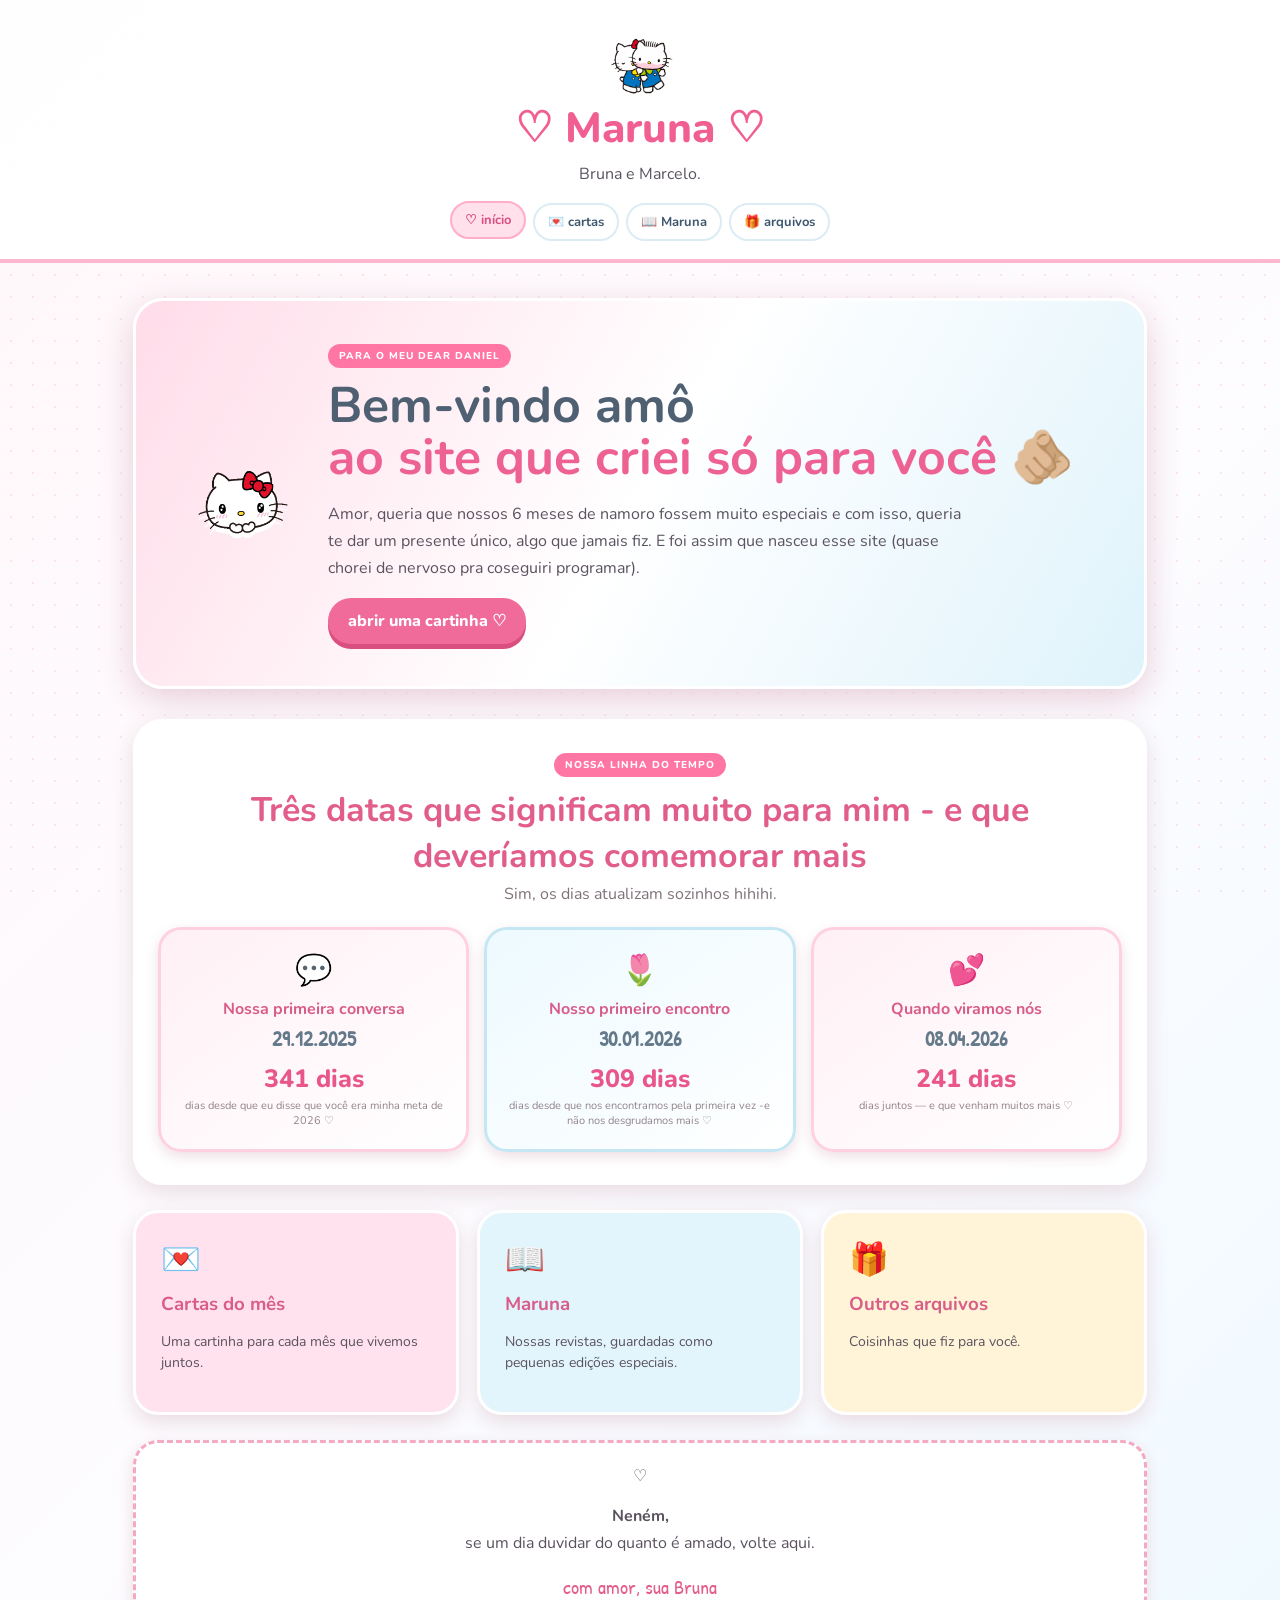
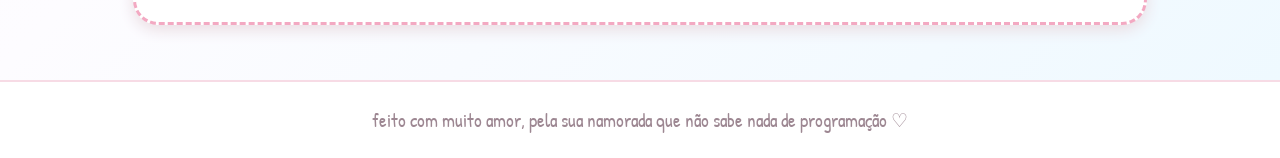
<file: index.html>
<!DOCTYPE html>
<html lang="pt-BR">
<head>
<meta charset="UTF-8">
<meta name="viewport" content="width=device-width, initial-scale=1.0">
<title>♡ Maruna ♡</title>
<link rel="stylesheet" href="estilo.css">
</head>
<body>
<header class="topo">
  <img class="laço" src="ae6c1d613482c034c66774da8307ad07%2010.18.47.gif" alt="Hello Kitty e Dear Daniel" style="width:82px;height:auto;display:block;margin:0 auto 2px;">
  <h1>♡ Maruna ♡</h1>
  <p>Bruna e Marcelo.</p>
  <nav>
    <a class="ativo" href="index.html">♡ início</a>
    <a href="cartas.html">💌 cartas</a>
    <a href="maruna.html">📖 Maruna</a>
    <a href="arquivos.html">🎁 arquivos</a>
  </nav>
</header>

<main class="container">
  <section class="hero">
    <img class="hero-kitty" src="hellokittylove.gif" alt="Imagem animada" style="width:130px;height:auto;">
    <div>
      <span class="selo">PARA O MEU DEAR DANIEL</span>
      <h2>Bem-vindo amô<br><strong>ao site que criei só para você</strong> 🫵🏼</h2>
      <p>Amor, queria que nossos 6 meses de namoro fossem muito especiais e com isso, queria te dar um presente único, algo que jamais fiz. E foi assim que nasceu esse site (quase chorei de nervoso pra coseguiri programar).</p>
      <a class="botao" href="cartas.html">abrir uma cartinha ♡</a>
    </div>
  </section>

  <section class="contadores">
    <div class="contador-intro">
      <span class="selo">NOSSA LINHA DO TEMPO</span>
      <h2>Três datas que significam muito para mim - e que deveríamos comemorar mais</h2>
      <p>Sim, os dias atualizam sozinhos hihihi.</p>
    </div>
    <div class="contador-grid">
      <article class="contador">
        <span class="contador-icone">💬</span>
        <h3>Nossa primeira conversa</h3>
        <strong>29.12.2025</strong>
        <div class="tempo" data-start="2025-12-29T00:00:00-03:00"></div>
        <small>dias desde que eu disse que você era minha meta de 2026 ♡</small>
      </article>
      <article class="contador azul-contador">
        <span class="contador-icone">🌷</span>
        <h3>Nosso primeiro encontro</h3>
        <strong>30.01.2026</strong>
        <div class="tempo" data-start="2026-01-30T00:00:00-03:00"></div>
        <small>dias desde que nos encontramos pela primeira vez -e não nos desgrudamos mais ♡</small>
      </article>
      <article class="contador">
        <span class="contador-icone">💕</span>
        <h3>Quando viramos nós</h3>
        <strong>08.04.2026</strong>
        <div class="tempo" data-start="2026-04-08T00:00:00-03:00"></div>
        <small>dias juntos — e que venham muitos mais ♡</small>
      </article>
    </div>
  </section>

  <section class="grid-cards">
    <a class="card rosa" href="cartas.html"><span>💌</span><h3>Cartas do mês</h3><p>Uma cartinha para cada mês que vivemos juntos.</p></a>
    <a class="card azul" href="maruna.html"><span>📖</span><h3>Maruna</h3><p>Nossas revistas, guardadas como pequenas edições especiais.</p></a>
    <a class="card creme" href="arquivos.html"><span>🎁</span><h3>Outros arquivos</h3><p>Coisinhas que fiz para você.</p></a>
  </section>

  <section class="bilhetinho">
    <div class="sanrio-mini">♡</div>
    <p><strong>Neném,</strong><br>se um dia duvidar do quanto é amado, volte aqui.</p>
    <span>com amor, sua Bruna</span>
  </section>
</main>
<footer>feito com muito amor, pela sua namorada que não sabe nada de programação ♡</footer>
<script src="script.js?v=2"></script>
</body>
</html>
</file>
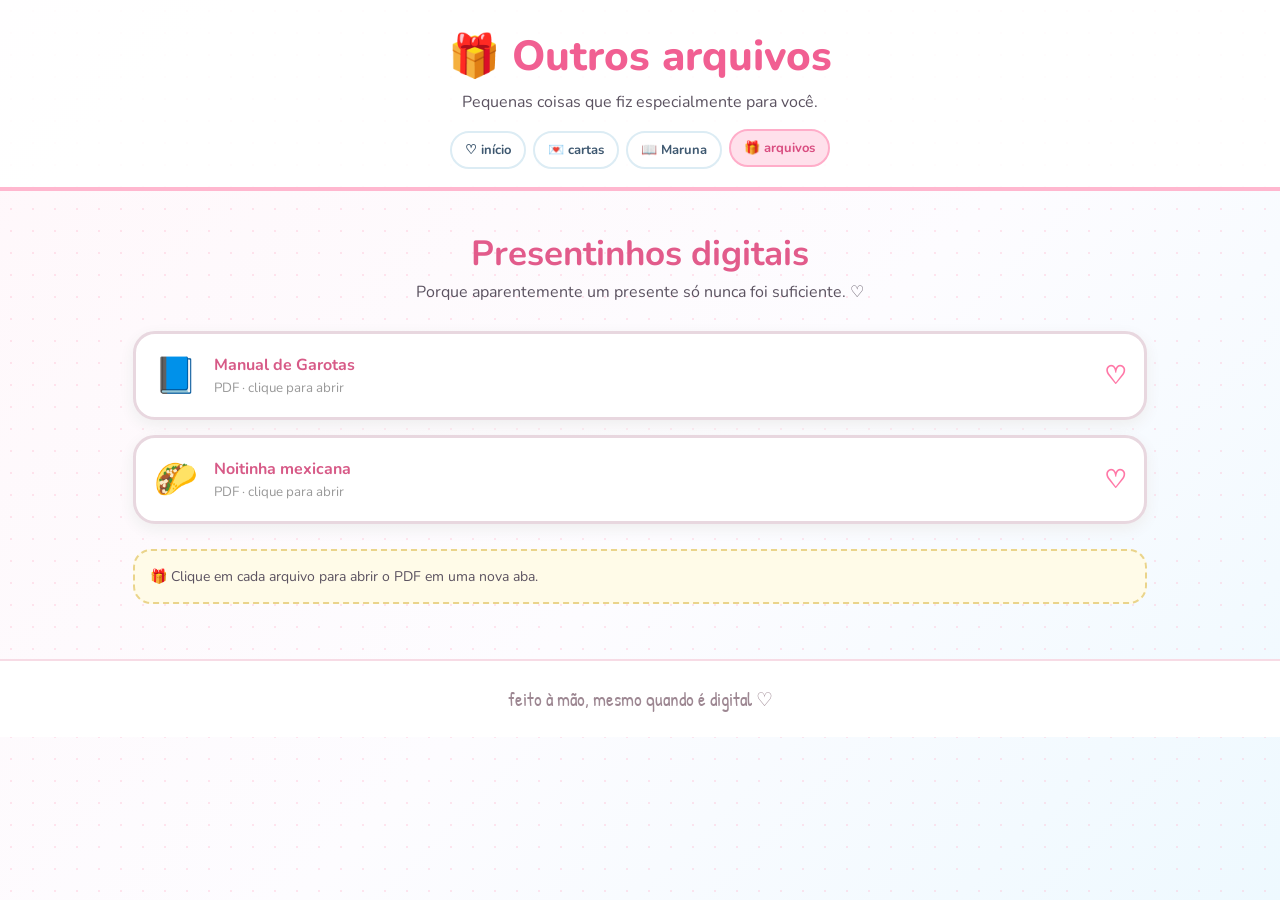
<file: arquivos.html>
<!DOCTYPE html>
<html lang="pt-BR">
<head>
<meta charset="UTF-8">
<meta name="viewport" content="width=device-width,initial-scale=1.0">
<title>Outros arquivos ♡</title>
<link rel="stylesheet" href="estilo.css">
</head>
<body>
<header class="topo"><h1>🎁 Outros arquivos</h1><p>Pequenas coisas que fiz especialmente para você.</p>
<nav><a href="index.html">♡ início</a><a href="cartas.html">💌 cartas</a><a href="maruna.html">📖 Maruna</a><a class="ativo" href="arquivos.html">🎁 arquivos</a></nav></header>
<main class="container"><div class="titulo-pagina"><span></span><h2>Presentinhos digitais</h2><p>Porque aparentemente um presente só nunca foi suficiente. ♡</p></div>
<section class="lista-arquivos">
  <a class="arquivo" href="Manual%20de%20Garotas.pdf" target="_blank"><span>📘</span><div><strong>Manual de Garotas</strong><small>PDF · clique para abrir</small></div><b>♡</b></a>
  <a class="arquivo" href="noitinha%20mexicana%20.pdf" target="_blank"><span>🌮</span><div><strong>Noitinha mexicana</strong><small>PDF · clique para abrir</small></div><b>♡</b></a>
</section>
<div class="dica">🎁 Clique em cada arquivo para abrir o PDF em uma nova aba.</div>
</main><footer>feito à mão, mesmo quando é digital ♡</footer>
</body></html>
</file>
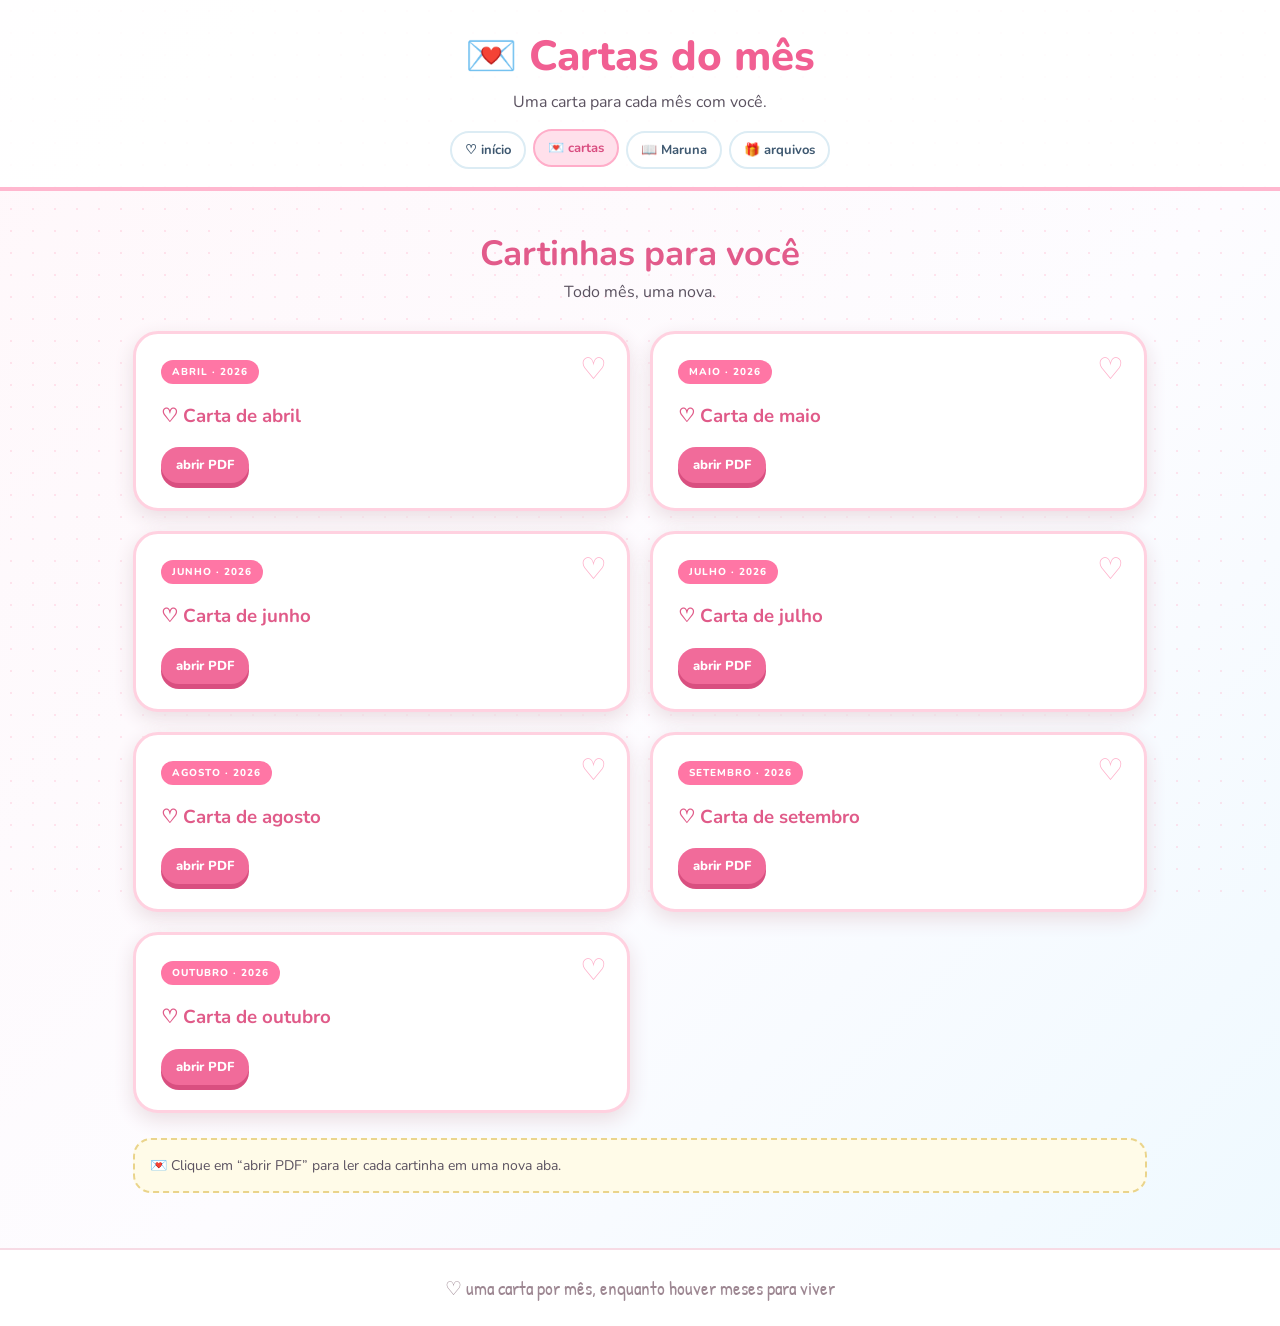
<file: cartas.html>
<!DOCTYPE html>
<html lang="pt-BR">
<head>
<meta charset="UTF-8">
<meta name="viewport" content="width=device-width,initial-scale=1.0">
<title>Cartas do mês ♡</title>
<link rel="stylesheet" href="estilo.css">
</head>
<body>
<header class="topo">
  <h1>💌 Cartas do mês</h1>
  <p>Uma carta para cada mês com você.</p>
  <nav>
    <a href="index.html">♡ início</a>
    <a class="ativo" href="cartas.html">💌 cartas</a>
    <a href="maruna.html">📖 Maruna</a>
    <a href="arquivos.html">🎁 arquivos</a>
  </nav>
</header>

<main class="container">
  <div class="titulo-pagina">
    <h2>Cartinhas para você</h2>
    <p>Todo mês, uma nova.</p>
  </div>

  <section class="cartas-grid">
    <article class="carta">
      <div class="selo">ABRIL · 2026</div>
      <h3>♡ Carta de abril</h3>
      <a class="botao pequeno" href="Carta%20Abril.pdf" target="_blank">abrir PDF</a>
    </article>

    <article class="carta">
      <div class="selo">MAIO · 2026</div>
      <h3>♡ Carta de maio</h3>
      <a class="botao pequeno" href="Carta%20Maio.pdf" target="_blank">abrir PDF</a>
    </article>

    <article class="carta">
      <div class="selo">JUNHO · 2026</div>
      <h3>♡ Carta de junho</h3>
      <a class="botao pequeno" href="Carta%20Junho.pdf" target="_blank">abrir PDF</a>
    </article>

    <article class="carta">
      <div class="selo">JULHO · 2026</div>
      <h3>♡ Carta de julho</h3>
      <a class="botao pequeno" href="Carta%20Julho.pdf" target="_blank">abrir PDF</a>
    </article>

    <article class="carta">
      <div class="selo">AGOSTO · 2026</div>
      <h3>♡ Carta de agosto</h3>
      <a class="botao pequeno" href="Carta%20Agosto.pdf" target="_blank">abrir PDF</a>
    </article>

    <article class="carta">
      <div class="selo">SETEMBRO · 2026</div>
      <h3>♡ Carta de setembro</h3>
      <a class="botao pequeno" href="Carta%20Setembro.pdf" target="_blank">abrir PDF</a>
    </article>

    <article class="carta">
      <div class="selo">OUTUBRO · 2026</div>
      <h3>♡ Carta de outubro</h3>
      <a class="botao pequeno" href="Carta%20Outubro.pdf" target="_blank">abrir PDF</a>
    </article>
  </section>

  <div class="dica">💌 Clique em “abrir PDF” para ler cada cartinha em uma nova aba.</div>
</main>
<footer>♡ uma carta por mês, enquanto houver meses para viver</footer>
</body>
</html>
</file>
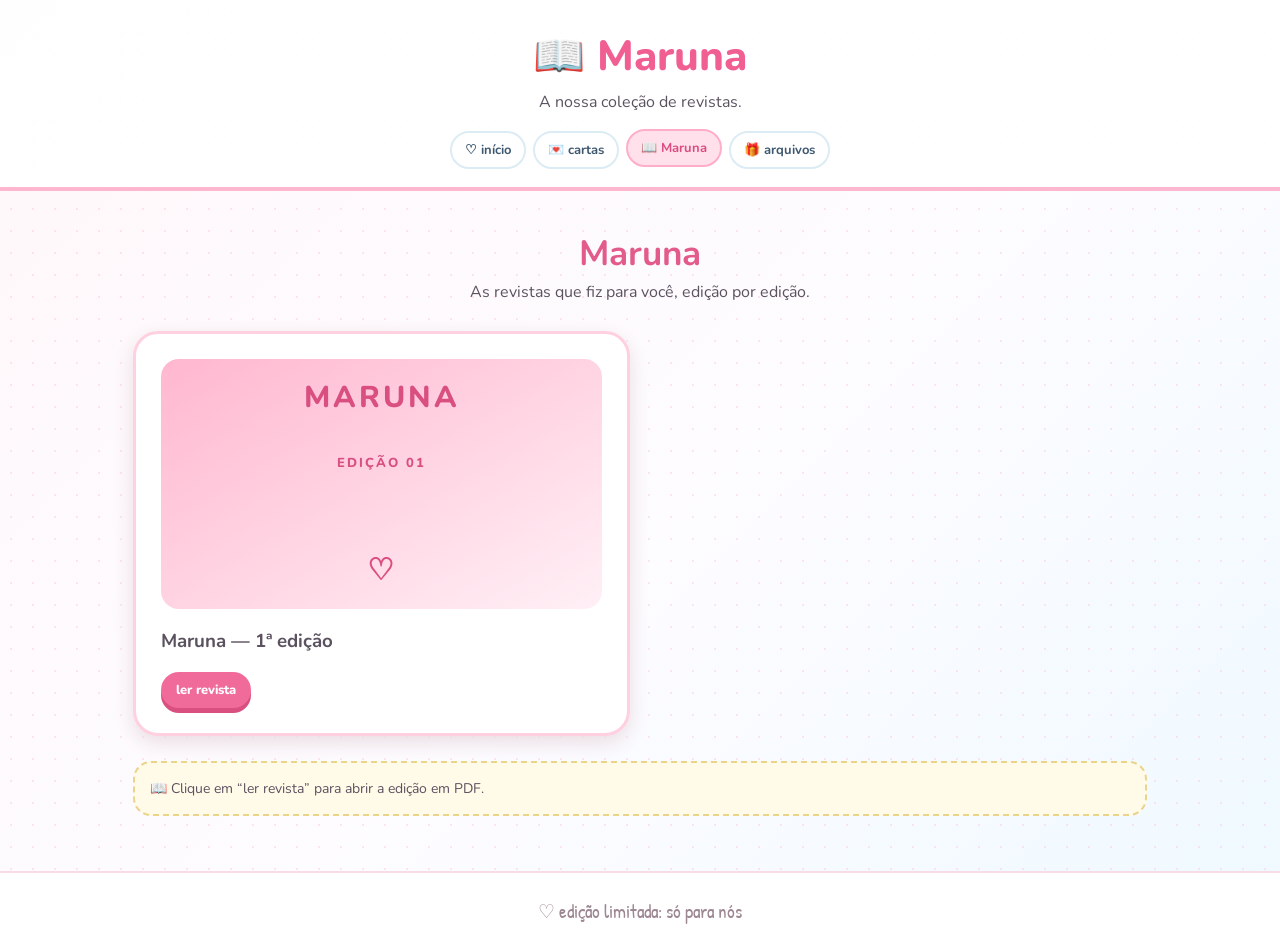
<file: maruna.html>
<!DOCTYPE html>
<html lang="pt-BR">
<head>
<meta charset="UTF-8">
<meta name="viewport" content="width=device-width,initial-scale=1.0">
<title>Maruna ♡</title>
<link rel="stylesheet" href="estilo.css">
</head>
<body>
<header class="topo"><h1>📖 Maruna</h1><p>A nossa coleção de revistas.</p>
<nav><a href="index.html">♡ início</a><a href="cartas.html">💌 cartas</a><a class="ativo" href="maruna.html">📖 Maruna</a><a href="arquivos.html">🎁 arquivos</a></nav></header>
<main class="container"><div class="titulo-pagina"><span></span><h2>Maruna</h2><p>As revistas que fiz para você, edição por edição.</p></div>
<section class="revistas-grid">
  <article class="revista"><div class="capa-placeholder">MARUNA<br><small>EDIÇÃO 01</small><br>♡</div><h3>Maruna — 1ª edição</h3><a class="botao pequeno" href="Maruna%20-%201%20ed.pdf" target="_blank">ler revista</a></article>
</section>
<div class="dica">📖 Clique em “ler revista” para abrir a edição em PDF.</div>
</main><footer>♡ edição limitada: só para nós</footer>
</body></html>
</file>
<file: estilo.css>
@import url('https://fonts.googleapis.com/css2?family=Nunito:wght@400;600;700;800&family=Patrick+Hand&display=swap');

:root{
  --pink:#ffb7cf; --hot:#ff6f9f; --light:#fff6fa; --blue:#a9d9ef;
  --navy:#3e5870; --cream:#fff9e9; --ink:#5b5260; --white:#fff;
}
*{box-sizing:border-box}
body{margin:0;background:linear-gradient(135deg,#fff7fa,#fdfcff 55%,#eef9ff);color:var(--ink);font-family:'Nunito',sans-serif;min-height:100vh}
body:before{content:"";position:fixed;inset:0;pointer-events:none;opacity:.35;background-image:radial-gradient(#ffb7cf 1px,transparent 1px);background-size:22px 22px;z-index:-1}
.topo{text-align:center;padding:28px 15px 18px;background:rgba(255,255,255,.88);border-bottom:4px solid var(--pink);position:relative}
.topo h1{margin:0;color:#f15f92;font-size:clamp(25px,6vw,42px);font-weight:800}
.topo p{margin:6px auto 18px;max-width:650px}
.laço{font-size:35px;margin-bottom:2px}
nav{display:flex;justify-content:center;flex-wrap:wrap;gap:7px;max-width:1000px;margin:auto}
nav a{color:var(--navy);text-decoration:none;background:white;border:2px solid #dcecf4;border-radius:999px;padding:8px 13px;font-size:13px;font-weight:700;transition:.2s}
nav a:hover,nav a.ativo{background:#ffe0eb;border-color:#ffadc9;color:#d94d80;transform:translateY(-2px)}
.container{max-width:1050px;margin:auto;padding:35px 18px 55px}
.hero{background:linear-gradient(120deg,#ffdce9,#fff,#dff3fb);border:3px solid white;box-shadow:0 10px 35px #e8cdd8;border-radius:30px;padding:42px;display:grid;grid-template-columns:120px 1fr;gap:30px;align-items:center}
.hero-kitty{font-size:90px;text-align:center;filter:drop-shadow(0 5px 0 #fff)}
.selo{display:inline-block;background:#ff76a5;color:#fff;padding:5px 11px;border-radius:20px;font-size:10px;font-weight:800;letter-spacing:1px}
.hero h2{font-size:clamp(29px,5vw,50px);line-height:1.05;margin:12px 0;color:#4f6072}
.hero h2 strong{color:#ed6193}.hero p{max-width:650px;line-height:1.7}
.botao{display:inline-block;text-decoration:none;color:white;background:#f16b9a;border:0;border-radius:999px;padding:12px 20px;font-weight:800;box-shadow:0 5px 0 #d94f80;transition:.15s}.botao:hover{transform:translateY(2px);box-shadow:0 3px 0 #d94f80}.botao.pequeno{padding:9px 15px;font-size:13px}
.grid-cards{display:grid;grid-template-columns:repeat(3,1fr);gap:18px;margin-top:25px}
.card{text-decoration:none;color:var(--ink);padding:25px;border-radius:25px;border:3px solid white;box-shadow:0 7px 20px #e8dbe1;transition:.2s;min-height:175px}.card:hover{transform:translateY(-5px)}.card span{font-size:32px}.card h3{margin:10px 0 5px;color:#d85d89}.card p{font-size:14px;line-height:1.5}.rosa{background:#ffe2ed}.azul{background:#e2f5fc}.creme{background:#fff4d7}
.bilhetinho{margin-top:25px;background:#fff;border:3px dashed #f3a9c2;border-radius:25px;padding:22px;text-align:center;box-shadow:0 5px 15px #eadde2}.bilhetinho p{line-height:1.7}.bilhetinho span{font-family:'Patrick Hand';font-size:20px;color:#e35e8c}
.titulo-pagina{text-align:center;margin-bottom:28px}.titulo-pagina span{font-size:42px}.titulo-pagina h2{margin:4px 0;color:#e25b8b;font-size:35px}.titulo-pagina p{margin:4px 0}
.cartas-grid,.revistas-grid{display:grid;grid-template-columns:repeat(2,1fr);gap:20px}
.carta,.revista{background:#fff;border:3px solid #ffd1e0;border-radius:25px;padding:25px;box-shadow:0 7px 20px #eadde2;position:relative}.carta:after{content:"♡";position:absolute;right:20px;top:15px;color:#ffadc8;font-size:30px}.carta h3{color:#e05b89}.bloqueado{color:#aaa;font-size:13px}
.capa-placeholder{height:250px;border-radius:18px;background:linear-gradient(150deg,#ffb7cf,#fff0f6);display:grid;place-items:center;text-align:center;color:#d94f80;font-weight:800;font-size:30px;letter-spacing:3px;margin-bottom:15px}.capa-placeholder small{font-size:13px;letter-spacing:2px}.capa-placeholder.azulc{background:linear-gradient(150deg,#a9d9ef,#effaff);color:#557b94}
.lista-arquivos{display:grid;gap:15px}.arquivo{display:flex;align-items:center;gap:16px;text-decoration:none;color:var(--ink);background:white;border:3px solid #e8d7df;border-radius:22px;padding:18px;box-shadow:0 5px 15px #eee}.arquivo>span{font-size:35px}.arquivo div{flex:1}.arquivo strong{display:block;color:#d75a87}.arquivo small{display:block;margin-top:3px;color:#999}.arquivo b{color:#ff78a7;font-size:25px}
.galeria{columns:3 220px;column-gap:16px}.galeria figure{break-inside:avoid;margin:0 0 16px;background:#fff;padding:9px;border-radius:18px;box-shadow:0 6px 16px #e5dce0;border:2px solid #fff}.galeria img{display:block;width:100%;min-height:180px;object-fit:cover;border-radius:12px;background:#fce8ef}.galeria figcaption{font-family:'Patrick Hand';font-size:18px;color:#d45d86;padding:8px 5px}
.passeios{display:grid;gap:18px}.passeio{display:grid;grid-template-columns:75px 1fr;gap:20px;align-items:center;background:white;border:3px solid #d9edf5;border-radius:25px;padding:20px;box-shadow:0 5px 15px #e2eaee}.numero{width:65px;height:65px;border-radius:50%;display:grid;place-items:center;background:#b8e0ef;color:#466b80;font-weight:800;font-size:22px}.passeio h3{margin:0;color:#d75a87}.passeio p{margin:6px 0}
.amores{display:grid;grid-template-columns:repeat(2,1fr);gap:15px}.amores div{background:#fff;border:3px solid #ffd5e2;border-radius:20px;padding:20px;color:#d75a87;font-weight:700;box-shadow:0 4px 12px #eee}.carta-final{margin:25px auto 0;max-width:650px;background:linear-gradient(135deg,#fff,#ffe7ef);border:3px dashed #f29fbd;border-radius:30px;text-align:center;padding:30px;box-shadow:0 7px 20px #ecdde2}.carta-final h3{color:#e15888;font-size:25px}.carta-final p{line-height:1.7}.carta-final strong{font-family:'Patrick Hand';font-size:24px;color:#df5e8a}
.dica{margin-top:25px;background:#fffbe8;border:2px dashed #ead48b;border-radius:18px;padding:15px;line-height:1.5;font-size:14px}.dica code{background:#fff0b8;padding:2px 5px;border-radius:5px}
footer{text-align:center;padding:25px;color:#9d8792;background:#fff;border-top:2px solid #f7dbe5;font-family:'Patrick Hand';font-size:19px}
@media(max-width:750px){.hero{grid-template-columns:1fr;padding:28px 22px;text-align:center}.hero-kitty{font-size:65px}.grid-cards{grid-template-columns:1fr}.cartas-grid,.revistas-grid,.amores{grid-template-columns:1fr}.container{padding-top:25px}.topo{padding-top:20px}nav a{font-size:12px;padding:7px 10px}.passeio{grid-template-columns:55px 1fr}.numero{width:52px;height:52px;font-size:18px}}

.contadores{margin:30px 0 5px;background:rgba(255,255,255,.88);border:3px solid white;border-radius:30px;padding:30px 22px;box-shadow:0 8px 25px #e8dce2;text-align:center}
.contador-intro h2{color:#e15d8b;margin:10px 0 4px;font-size:clamp(24px,4vw,34px)}
.contador-intro p{margin:0 0 22px;color:#80727b}
.contador-grid{display:grid;grid-template-columns:repeat(3,1fr);gap:15px}
.contador{background:linear-gradient(145deg,#fff0f5,#fff);border:3px solid #ffd1df;border-radius:23px;padding:20px 13px;box-shadow:0 5px 14px #eee0e6}
.contador.azul-contador{background:linear-gradient(145deg,#edfaff,#fff);border-color:#c5e7f3}
.contador-icone{font-size:30px;display:block}
.contador h3{color:#d85b88;font-size:16px;margin:7px 0 4px}
.contador strong{font-family:'Patrick Hand';font-size:21px;color:#64798a}
.contador .tempo{margin:12px 0 5px;color:#e8568a;font-size:25px;font-weight:800;line-height:1.15}
.contador small{font-size:11px;color:#93848c;display:block;line-height:1.35}
@media(max-width:750px){.contador-grid{grid-template-columns:1fr}.contadores{padding:25px 15px}}
</file>
